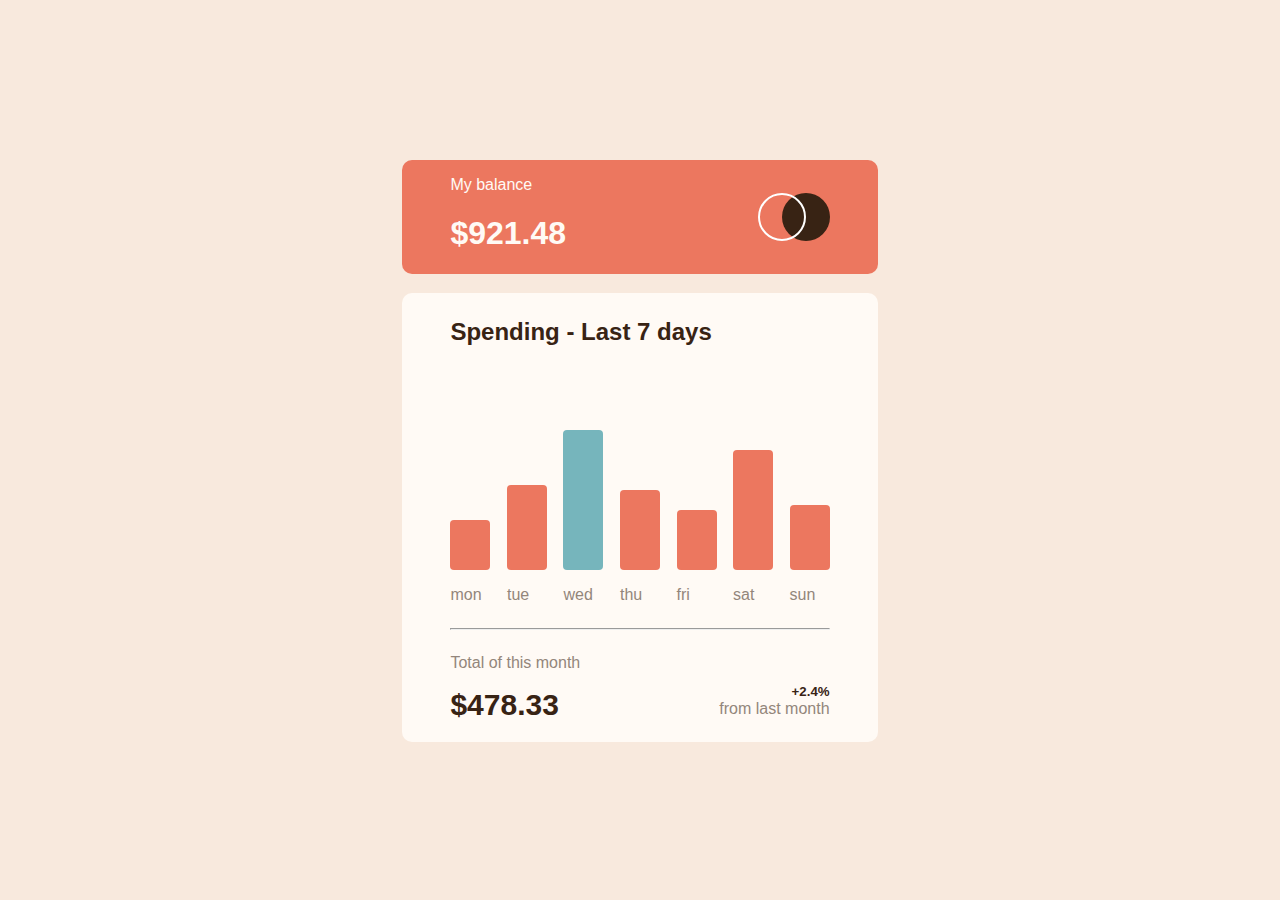
<file: index.html>
<!DOCTYPE html>
<html lang="en">
<head>
  <meta charset="UTF-8">
  <meta name="viewport" content="width=device-width, initial-scale=1.0"> <!-- displays site properly based on user's device -->

  <link rel="icon" type="image/png" sizes="32x32" href="./images/favicon-32x32.png">
  <link rel="stylesheet" href="Chart.css">
  
  <title>Frontend Mentor | Expenses chart component</title>

  <!-- Feel free to remove these styles or customise in your own stylesheet 👍 -->
  <style>
    .attribution { font-size: 11px; text-align: center; }
    .attribution a { color: hsl(228, 45%, 44%); }
  </style>
</head>
<body>

    <header>
        <div class="head-wrapper">
            <div class="head">
                <p class="first-p">My balance</p>
                <h1>$921.48</h1>
            </div>
            <svg width="72" height="48" viewBox="0 0 72 48" xmlns="http://www.w3.org/2000/svg"><g fill="none" fill-rule="evenodd"><circle fill="#382314" cx="48" cy="24" r="24"/><circle stroke="#FFF" stroke-width="2" cx="24" cy="24" r="23"/></g></svg>
        </div>
    </header>

    <section class="section">
        <h2 class="sec-header">Spending - Last 7 days</h2>
        <div class="flex-bar">
            <div class="bar">
                <p class="second-p">mon</p><div class="mon">
            </div>
            </div>
            <div class="bar">
                <p class="second-p">tue</p><div class="tue"></div>
            </div>
            <div class="bar">
                <p class="second-p">wed</p><div class="wed"></div>
            </div>
            <div class="bar">
                <p class="second-p">thu</p><div class="thu"></div>
            </div>
            <div class="bar">
                <p class="second-p">fri</p><div class="fri"></div>
            </div>
            <div class="bar">
                <p class="second-p">sat</p><div class="sat"></div>
            </div>
            <div class="bar">
                <p class="second-p">sun</p><div class="sun"></div>
            </div>
        </div>
        <hr>
        <div class="second-wrapper">
            <div id="dif">
                <p class="second-p">Total of this month</p>
            <h1 class="section-head">$478.33</h1>
            </div>
            <div class="sec-sec-div">
                <h5 class="sec-head">+2.4%</h5>
                <div class="empty"></div>
                <span class="second-p">from last month</span>
            </div>
        </div>
    </section>
</body>
</html>
</file>
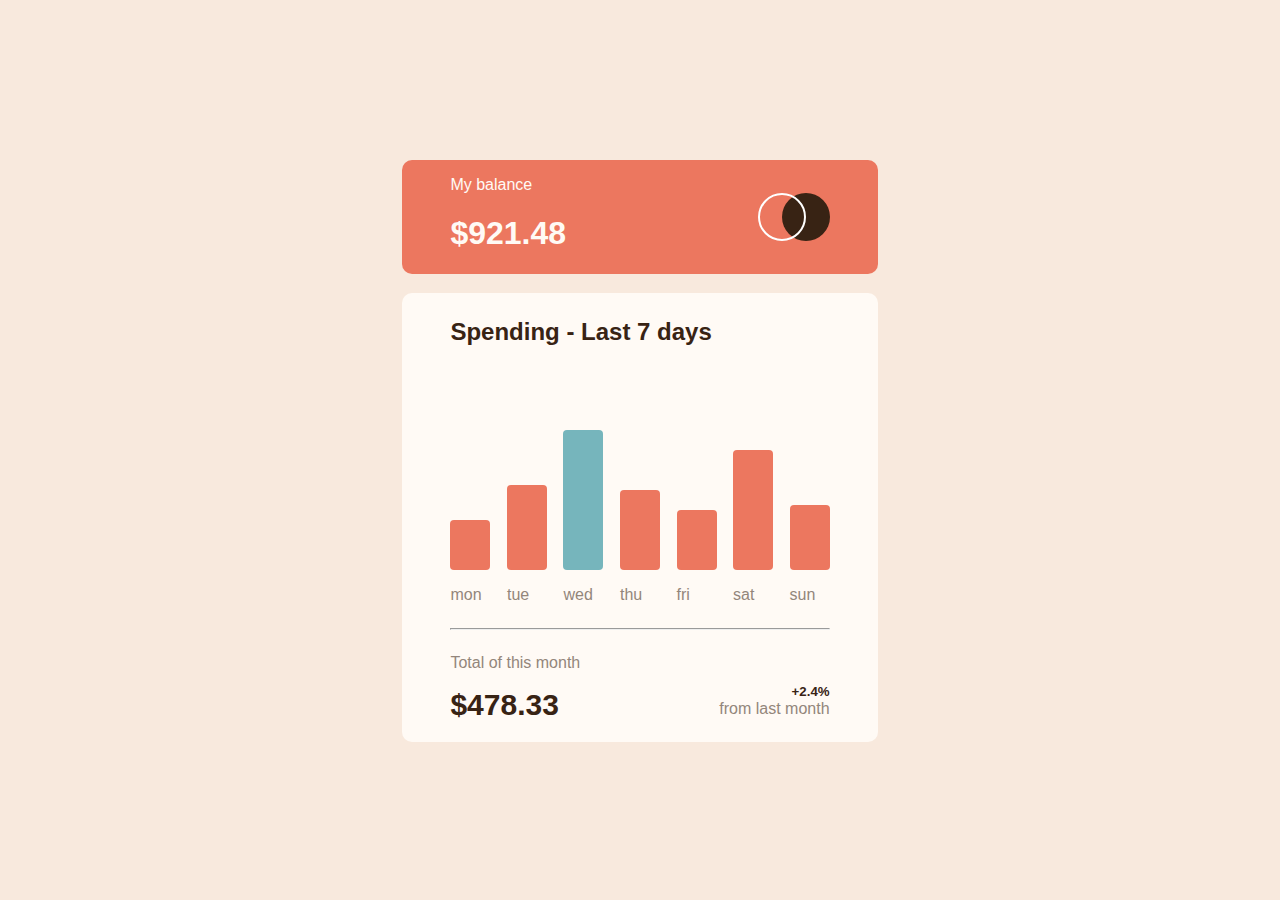
<file: Chart/Chart.html>
<!DOCTYPE html>
<html lang="en">
<head>
    <meta charset="UTF-8">
    <meta http-equiv="X-UA-Compatible" content="IE=edge">
    <meta name="viewport" content="width=device-width, initial-scale=1.0">
    <link rel="stylesheet" href="Chart.css">
    <title>Chart</title>
</head>
<body>
    
    <header>
        <div class="head-wrapper">
            <div class="head">
                <p class="first-p">My balance</p>
                <h1>$921.48</h1>
            </div>
            <svg width="72" height="48" viewBox="0 0 72 48" xmlns="http://www.w3.org/2000/svg"><g fill="none" fill-rule="evenodd"><circle fill="#382314" cx="48" cy="24" r="24"/><circle stroke="#FFF" stroke-width="2" cx="24" cy="24" r="23"/></g></svg>
        </div>
    </header>

    <section class="section">
        <h2 class="sec-header">Spending - Last 7 days</h2>
        <div class="flex-bar">
            <div class="bar">
                <p class="second-p">mon</p><div class="mon">
            </div>
            </div>
            <div class="bar">
                <p class="second-p">tue</p><div class="tue"></div>
            </div>
            <div class="bar">
                <p class="second-p">wed</p><div class="wed"></div>
            </div>
            <div class="bar">
                <p class="second-p">thu</p><div class="thu"></div>
            </div>
            <div class="bar">
                <p class="second-p">fri</p><div class="fri"></div>
            </div>
            <div class="bar">
                <p class="second-p">sat</p><div class="sat"></div>
            </div>
            <div class="bar">
                <p class="second-p">sun</p><div class="sun"></div>
            </div>
        </div>
        <hr>
        <div class="second-wrapper">
            <div id="dif">
                <p class="second-p">Total of this month</p>
            <h1 class="section-head">$478.33</h1>
            </div>
            <div class="sec-sec-div">
                <h5 class="sec-head">+2.4%</h5>
                <div class="empty"></div>
                <span class="second-p">from last month</span>
            </div>
        </div>
    </section>
</body>
</html>
</file>
<file: Chart.css>
body{
    background-color: hsl(27, 66%, 92%);
    font-family: sans-serif;
}
.head-wrapper{
    background-color: hsl(10, 79%, 65%);
    display: flex;
    justify-content: space-between;
    padding: 0 3rem;
    align-items: center;
    color: hsl(33, 100%, 98%);
    width: 22%;
    margin: auto;
    margin-top: 10rem;
    margin-bottom: 1.2rem;
    border-radius: 10px;
}
.section{
    background-color: hsl(33, 100%, 98%);
    width: 22%;
    margin:auto;
    padding: .3rem 3rem;
    border-radius: 10px;
}
.sec-header{
    color: hsl(25, 47%, 15%);
    text-align: start;
    padding-bottom: 4rem;

}
.second-p{
    color: hsl(28, 10%, 53%);
}
.second-wrapper{
    display: flex;
    justify-content: space-between;
    padding-bottom: 1rem;
}
.section-head{
    font-weight: 400, 700;
    font-size: 30px;
    margin: 0;
    color: hsl(25, 47%, 15%);
}
.sec-head{
    margin-bottom: 1px;
    color: hsl(25, 47%, 15%);
    font-weight: 400, 700;
    float: right;
}
.empty{
    clear: both;
}
.sec-sec-div{
    margin-top: 1.5rem;
}
.flex-bar{
    display: flex;
    justify-content: space-between;
}
.bar{
    display: flex;
    flex-direction: column-reverse;
    margin: 0px;
}
.mon{
  width: 40px;
  height: 50px;  
  background-color: hsl(10, 79%, 65%);
  border-radius: 4px;
}
.tue{
    width: 40px;
    height: 85px;  
    background-color: hsl(10, 79%, 65%);
    border-radius: 4px;
}
.wed{
    width: 40px;
    height: 140px;
    background-color: hsl(186, 34%, 60%);
    border-radius: 4px;
}
.thu{
    width: 40px;
    height: 80px;  
    background-color: hsl(10, 79%, 65%);
    border-radius: 4px;
}
.fri{
    width: 40px;
    height: 60px;  
    background-color: hsl(10, 79%, 65%);
    border-radius: 4px;
}
.sat{
    width: 40px;
    height: 120px;  
    background-color: hsl(10, 79%, 65%);
    border-radius: 4px;
}
.sun{
    width: 40px;
    height: 65px;  
    background-color: hsl(10, 79%, 65%);
    border-radius: 4px;
}
@media (max-width: 1432px){
    .head-wrapper{
        width: 30%;
    }
   .section{
    width: 30%;
   }
}
@media (max-width: 1054px){
    .head-wrapper{
        width: 40%;
    }
   .section{
    width: 40%;
   }
}
@media (max-width: 495px){
    .head-wrapper{
        width: 65%;
    }
   .section{
    width: 65%;
   }
}
@media (max-width: 540px){
    /* .head-wrapper{
        width: 65%;
    }
   .section{
    width: 65%;
   } */
   .head{
    font-size: .7rem;
   }
   .head-wrapper svg{
    width: 44px;
    height: 53px;
   }
   .sec-header{
    font-size: 1.1rem;
   }
   .bar{
    width: 12%;
   }
   .bar > div{
    width: 100%;
   }
   .bar > p {
    font-size: 0.7rem;
   }
   .second-wrapper #dif{
    margin-top: 8px;
   }
   .second-wrapper p{
    font-size: .8rem;
   }
   .second-wrapper h1{
    font-size: 1.4rem;
   }
   .sec-sec-div{
    font-size: 0.8rem;
   }
}
</file>
<file: Chart/Chart.css>
body{
    background-color: hsl(27, 66%, 92%);
    font-family: sans-serif;
}
.head-wrapper{
    background-color: hsl(10, 79%, 65%);
    display: flex;
    justify-content: space-between;
    padding: 0 3rem;
    align-items: center;
    color: hsl(33, 100%, 98%);
    width: 22%;
    margin: auto;
    margin-top: 10rem;
    margin-bottom: 1.2rem;
    border-radius: 10px;
}
.section{
    background-color: hsl(33, 100%, 98%);
    width: 22%;
    margin:auto;
    padding: .3rem 3rem;
    border-radius: 10px;
}
.sec-header{
    color: hsl(25, 47%, 15%);
    text-align: start;
    padding-bottom: 4rem;

}
.second-p{
    color: hsl(28, 10%, 53%);
}
.second-wrapper{
    display: flex;
    justify-content: space-between;
    padding-bottom: 1rem;
}
.section-head{
    font-weight: 400, 700;
    font-size: 30px;
    margin: 0;
    color: hsl(25, 47%, 15%);
}
.sec-head{
    margin-bottom: 1px;
    color: hsl(25, 47%, 15%);
    font-weight: 400, 700;
    float: right;
}
.empty{
    clear: both;
}
.sec-sec-div{
    margin-top: 1.5rem;
}
.flex-bar{
    display: flex;
    justify-content: space-between;
}
.bar{
    display: flex;
    flex-direction: column-reverse;
    margin: 0px;
}
.mon{
  width: 40px;
  height: 50px;  
  background-color: hsl(10, 79%, 65%);
  border-radius: 4px;
}
.tue{
    width: 40px;
    height: 85px;  
    background-color: hsl(10, 79%, 65%);
    border-radius: 4px;
}
.wed{
    width: 40px;
    height: 140px;
    background-color: hsl(186, 34%, 60%);
    border-radius: 4px;
}
.thu{
    width: 40px;
    height: 80px;  
    background-color: hsl(10, 79%, 65%);
    border-radius: 4px;
}
.fri{
    width: 40px;
    height: 60px;  
    background-color: hsl(10, 79%, 65%);
    border-radius: 4px;
}
.sat{
    width: 40px;
    height: 120px;  
    background-color: hsl(10, 79%, 65%);
    border-radius: 4px;
}
.sun{
    width: 40px;
    height: 65px;  
    background-color: hsl(10, 79%, 65%);
    border-radius: 4px;
}
@media (max-width: 1432px){
    .head-wrapper{
        width: 30%;
    }
   .section{
    width: 30%;
   }
}
@media (max-width: 1054px){
    .head-wrapper{
        width: 40%;
    }
   .section{
    width: 40%;
   }
}
@media (max-width: 495px){
    .head-wrapper{
        width: 65%;
    }
   .section{
    width: 65%;
   }
}
@media (max-width: 540px){
    /* .head-wrapper{
        width: 65%;
    }
   .section{
    width: 65%;
   } */
   .head{
    font-size: .7rem;
   }
   .head-wrapper svg{
    width: 44px;
    height: 53px;
   }
   .sec-header{
    font-size: 1.1rem;
   }
   .bar{
    width: 12%;
   }
   .bar > div{
    width: 100%;
   }
   .bar > p {
    font-size: 0.7rem;
   }
   .second-wrapper #dif{
    margin-top: 8px;
   }
   .second-wrapper p{
    font-size: .8rem;
   }
   .second-wrapper h1{
    font-size: 1.4rem;
   }
   .sec-sec-div{
    font-size: 0.8rem;
   }
}
</file>
